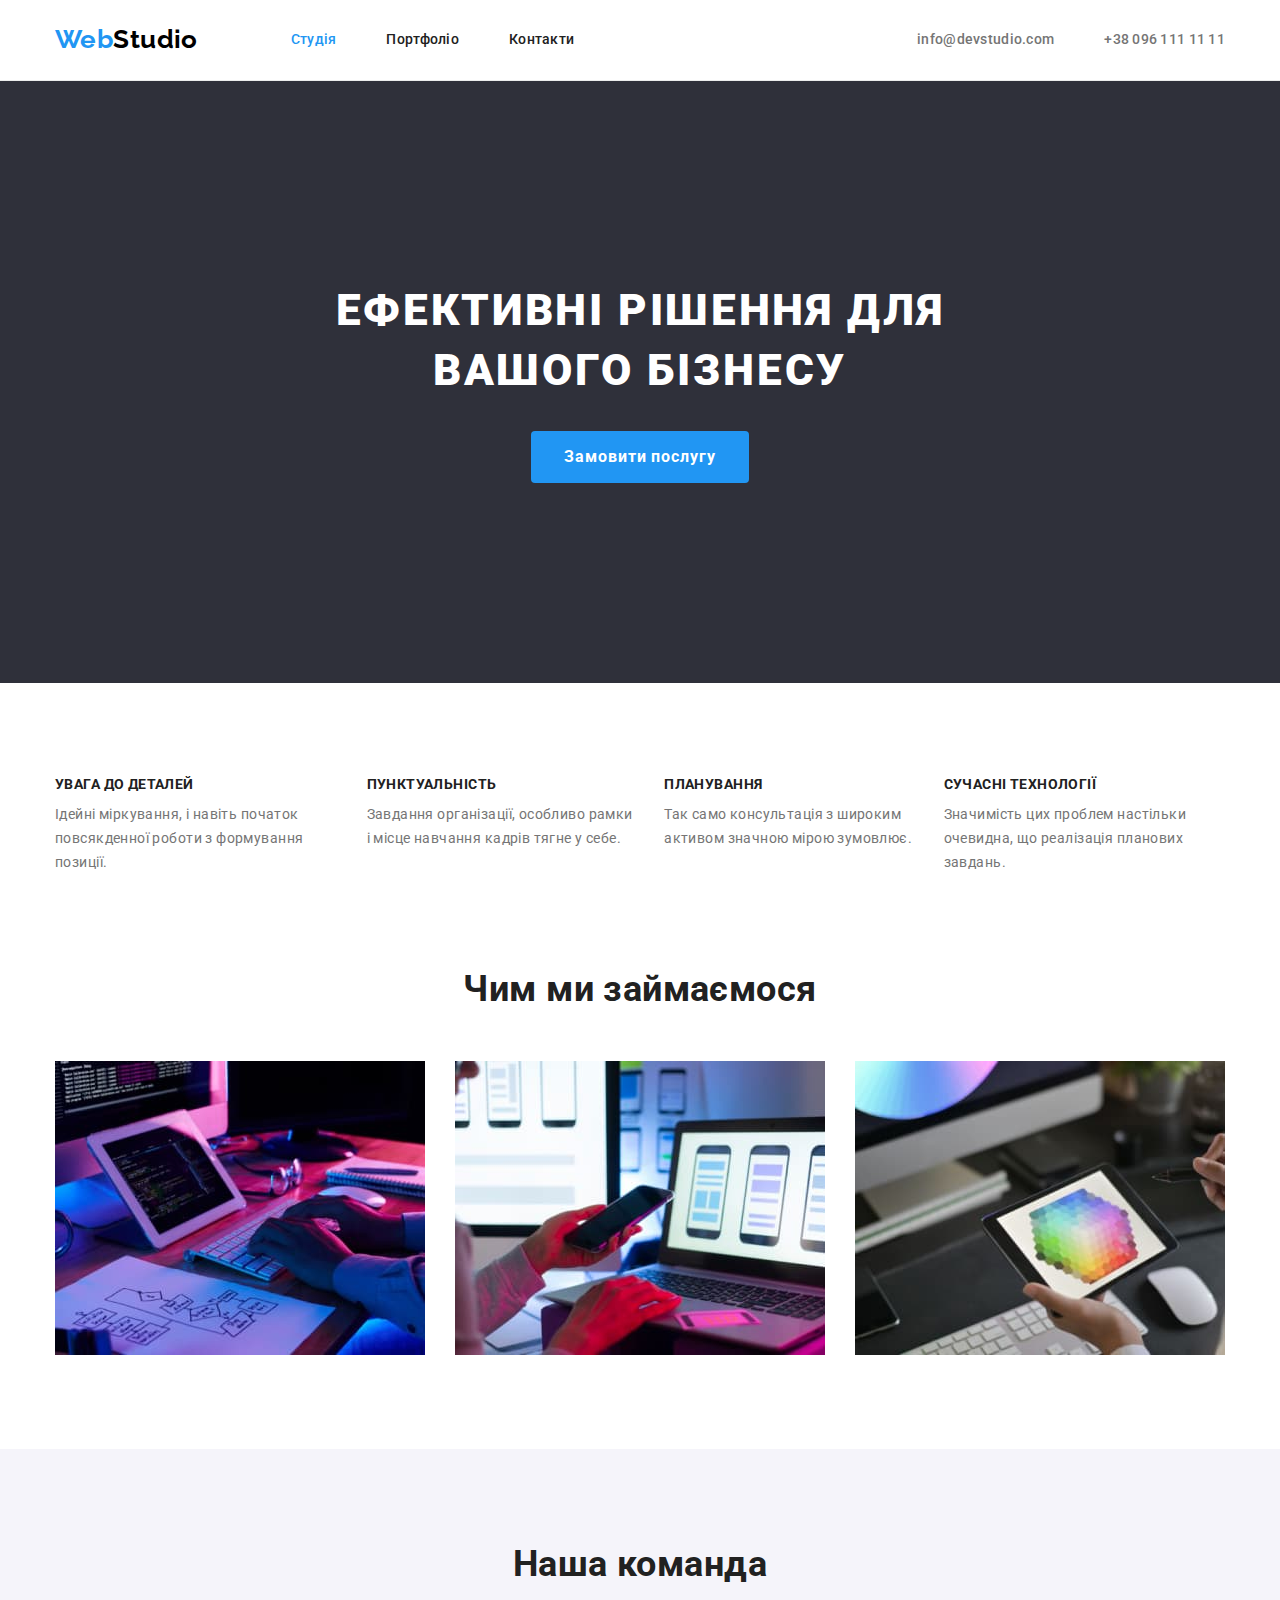
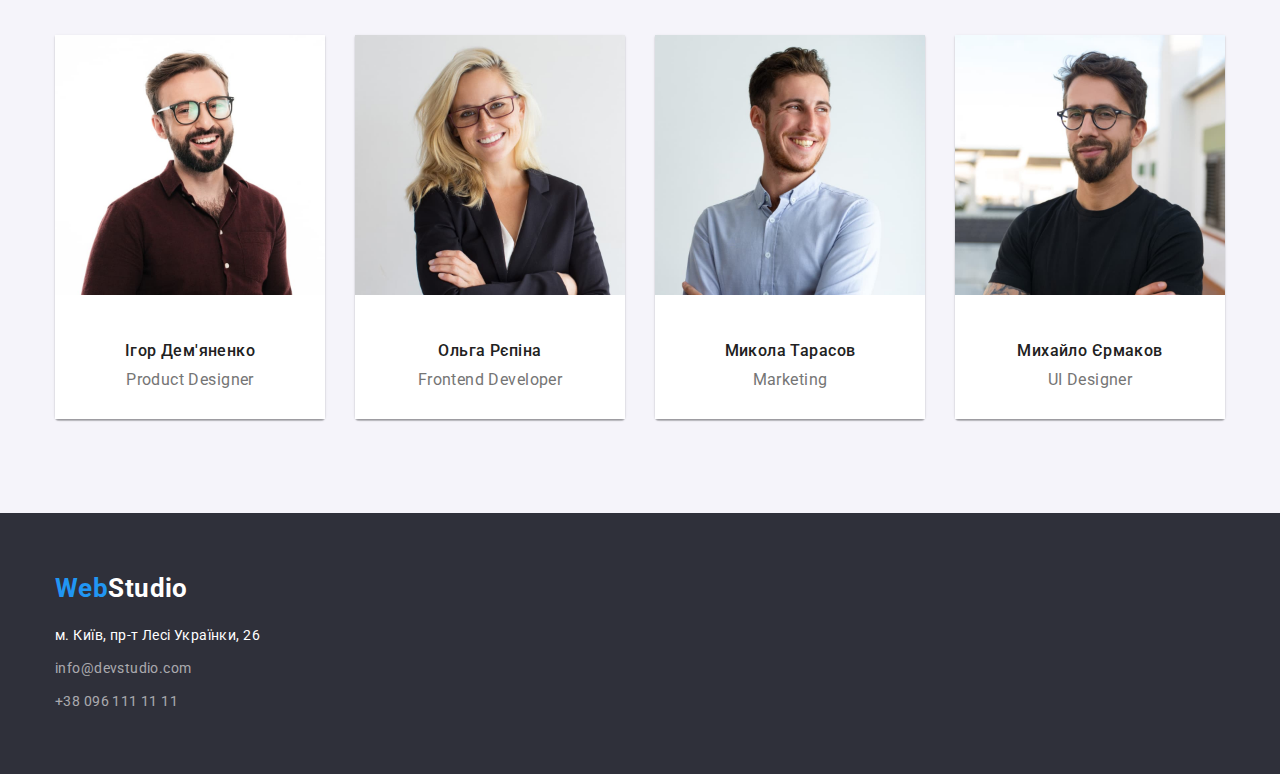
<file: index.html>
<!DOCTYPE html>
<html lang="uk">
<head>
    <meta charset="UTF-8">
    <meta http-equiv="X-UA-Compatible" content="IE=edge">
    <meta name="viewport" content="width=device-width, initial-scale=1.0">
    <title>Студія</title>
    <link rel="preconnect" href="https://fonts.googleapis.com">
<link rel="preconnect" href="https://fonts.gstatic.com" crossorigin>
<link href="https://fonts.googleapis.com/css2?family=Raleway:wght@700&family=Roboto:wght@400;500;700;900&display=swap" rel="stylesheet">
<link rel="stylesheet" href="https://cdnjs.cloudflare.com/ajax/libs/modern-normalize/1.1.0/modern-normalize.min.css ">   
<link rel="stylesheet" href="./css/styles.css">
</head>
<body>
    <!--шапка-->
    <header class="header">
        <div class="container header-container">
        <nav class="main-nav">
        <a href="./index.html" class="logo"><span class="accent">Web</span>Studio</a>
        <ul class="site-nav list">
            <li class="item"><a href="./index.html" class="link current">Студія</a></li>
            <li class="item"><a href="./portfolio.html" class="link">Портфоліо</a></li>
            <li class="item"><a href="" class="link">Контакти</a></li>
        </ul>
    </nav>
        <ul class="auth-nav list">
            <li class="item"><a href="mailto:info@devstudio.com" class="link-mail">info@devstudio.com</a></li>
            <li class="item"><a href="tel:+380961111111" class="link">+38 096 111 11 11</a></li>
        </ul>
    </div>
     </header>
     <main>
     <!--герой-->
        <section class="hero">
            <h1 class="hero-title">ЕФЕКТИВНІ РІШЕННЯ ДЛЯ ВАШОГО БІЗНЕСУ</h1>
            <button type="button" class="button">Замовити послугу</button>
        </section>
     <!--Наші особливості-->
     <section class="section-feature">
        <div class="container">
        <h2 class="visually-hidden">Наші особливості</h2>
        <ul class="feature-list">
          <li class="item">
            <h3 class="title">УВАГА ДО ДЕТАЛЕЙ</h3>
            <p class="feature-list text">Ідейні міркування, і навіть початок повсякденної роботи з формування позиції. </p>
        </li>
        <li class="item">
            <h3 class="title">ПУНКТУАЛЬНІСТЬ</h3>
            <p class="feature-list text">Завдання організації, особливо рамки і місце навчання кадрів тягне у себе.</p>
        </li>
        <li class="item">
            <h3 class="title">ПЛАНУВАННЯ</h3>
            <p class="feature-list text">Так само консультація з широким активом значною мірою зумовлює.</p>
        </li> 
        <li class="item">
            <h3 class="title">СУЧАСНІ ТЕХНОЛОГІЇ</h3>
            <p class="feature-list text">Значимість цих проблем настільки очевидна, що реалізація планових завдань.</p>
        </li> 
        </ul>
    </div>
     </section>
     <!--Чим ми займаємось-->
     <section class="section-work">
        <div class="container">
        <h2 class="section-title">Чим ми займаємося</h2>
        <ul class="work-list">
            <li class="item">
                <img src="./images/img-section-our-work-work-desc.jpg" alt="робочий стіл з комп'ютером">
            </li>
            <li class="item">
                <img src="./images/img-section-our-work-mobile.jpg" alt="мобільний телефон">
            </li>
            <li class="item">
                <img src="./images/img-section-our-work-tablet.jpg" alt="планшет">
            </li>
        </ul>
    </div>
     </section>
     <!--Наша команда-->
     <section class="section-team">
        <div class="container">
        <h2 class="section-title">Наша команда</h2>
        <ul class="team-list"> 
            <li class="items">
                <img src="./images/img-section-our-team-pd.jpg" class="item" width="270" alt="чоловік в окулярах">
                <div class="container-img-team">
                <h3 class="title">Ігор Дем'яненко</h3>
                <p class="team-list text">Product Designer</p>
                </div>
            </li>
            <li class="items">
                <img src="./images/img-section-our-team-fd.jpg" class="item" width="270" alt="жінка">
                <div class="container-img-team">
                <h3 class="title">Ольга Рєпіна</h3>
                <p class="team-list text">Frontend Developer</p>
            </div>
            </li>
            <li class="items">
                <img src="./images/img-section-our-team-m.jpg" class="item" width="270" alt="чоловік">
                <div class="container-img-team">
                <h3 class="title">Микола Тарасов</h3>
                <p class="team-list text">Marketing</p>
            </div>
            </li>
            <li class="items">
                <img src="./images/img-section-our-team-uid.jpg" class="item" width="270" alt="чоловік">
                <div class="container-img-team">
                <h3 class="title">Михайло Єрмаков</h3>
                <p class="team-list text">UI Designer</p>
            </div>
            </li>
        </ul>
    </div>
     </section>
    </main>
    <footer class="footer">
        <div class="container">
        <a href="./index.html" class="logo-footer"><span class="accent">Web</span>Studio</a>
        <address>
            <ul class="address-nav list">
                <li><a href="https://goo.gl/maps/8p7UmijSQz6goDwR9" class="link-map" target="_blank" rel="noreferrer noopener">м. Київ, пр-т Лесі Українки, 26</a></li>
                <li><a href="mailto:info@devstudio.com" class="link">info@devstudio.com</a></li>
                <li><a href="tel:+380961111111" class="link">+38 096 111 11 11</a></li>
            </ul>
        </address>
    </div>
    </footer>
</body>
</html>
</file>
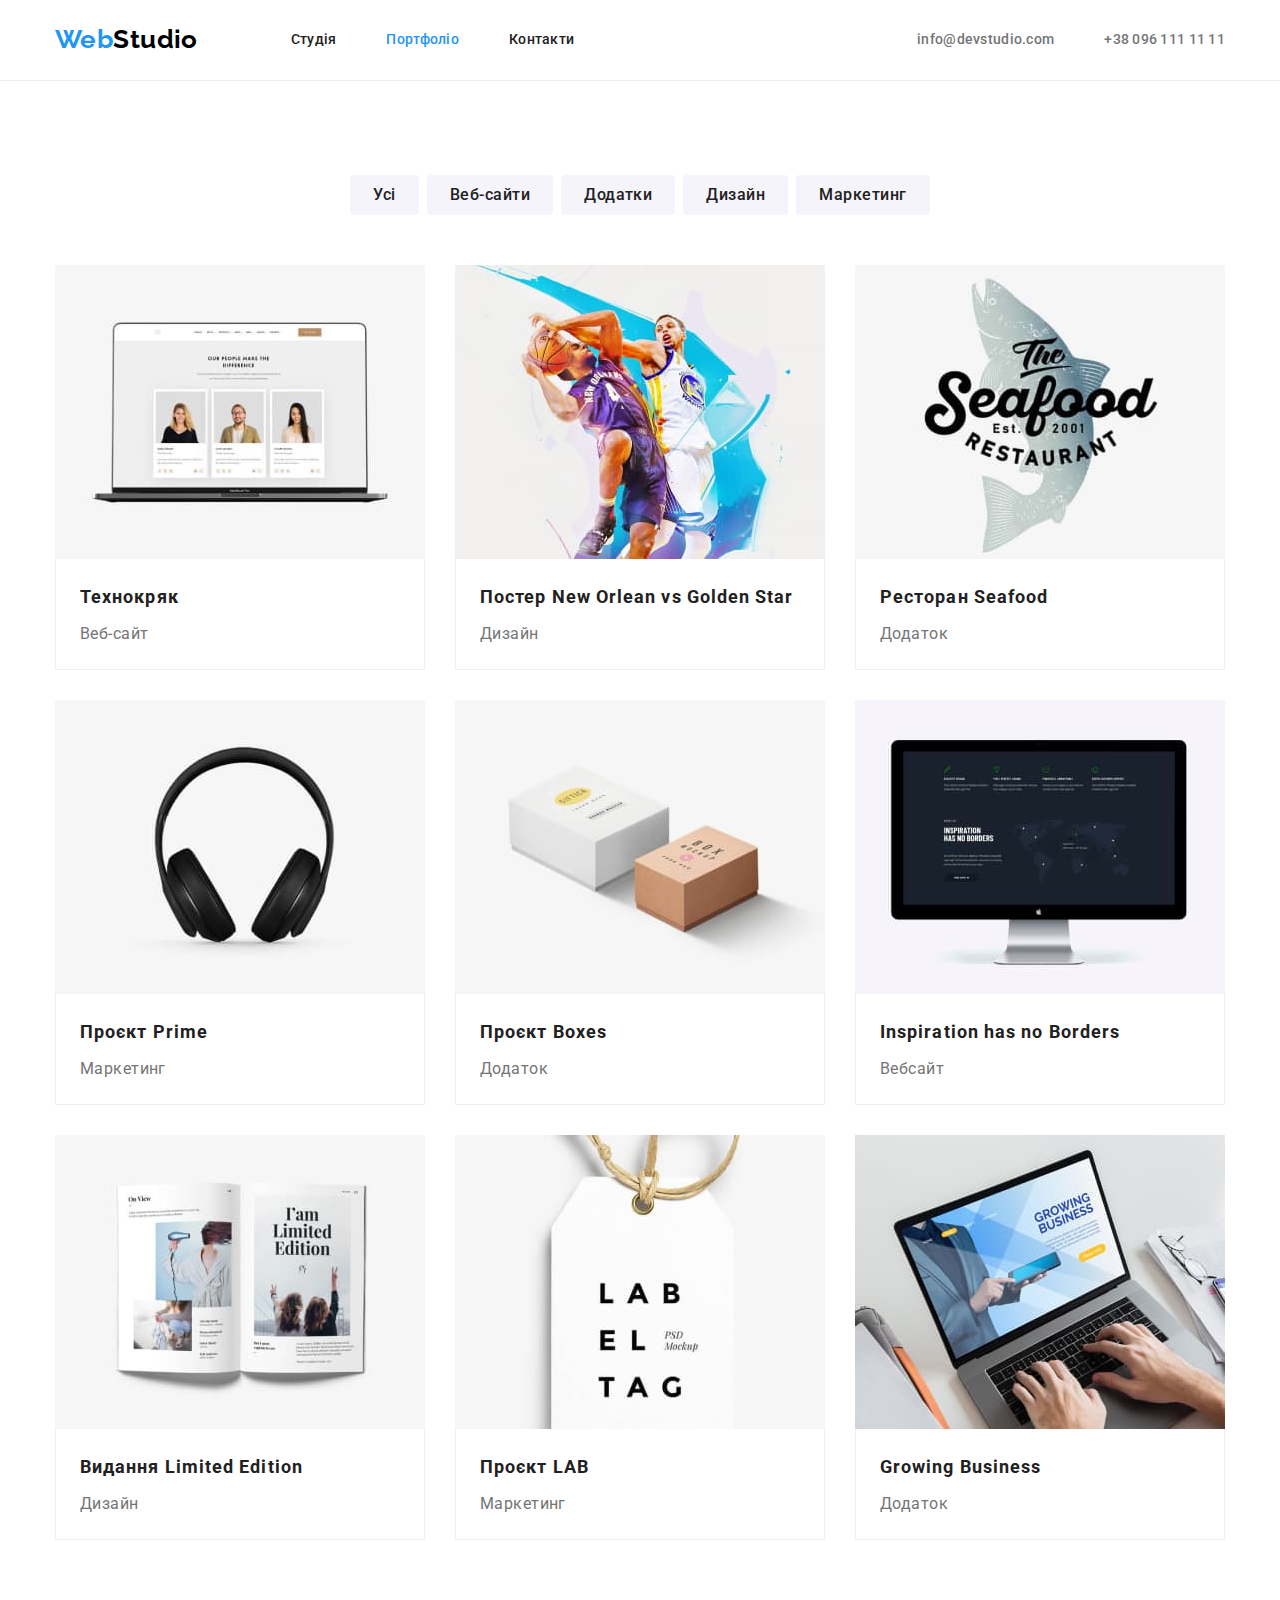
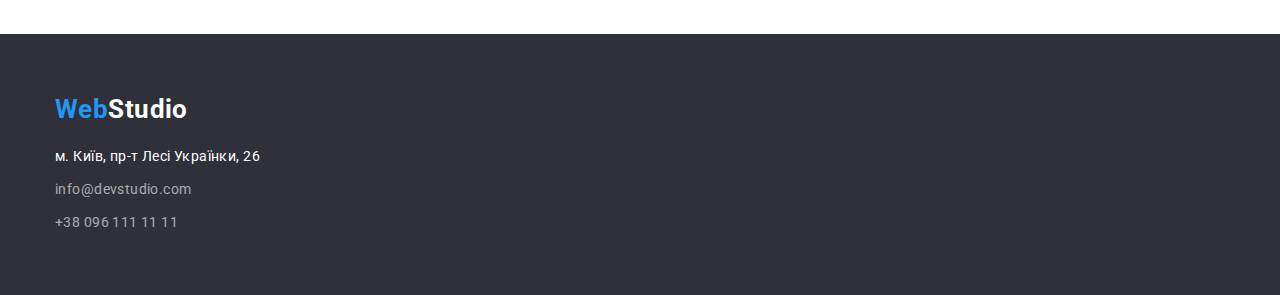
<file: portfolio.html>
<!DOCTYPE html>
<html lang="uk">
<head>
    <meta charset="UTF-8">
    <meta http-equiv="X-UA-Compatible" content="IE=edge">
    <meta name="viewport" content="width=device-width, initial-scale=1.0">
    <title>Студія</title>
    <link rel="preconnect" href="https://fonts.googleapis.com">
<link rel="preconnect" href="https://fonts.gstatic.com" crossorigin>
<link href="https://fonts.googleapis.com/css2?family=Raleway:wght@700&family=Roboto:wght@400;500;700;900&display=swap" rel="stylesheet">
 <link rel="stylesheet" href="https://cdnjs.cloudflare.com/ajax/libs/modern-normalize/1.1.0/modern-normalize.min.css ">   
<link rel="stylesheet" href="./css/styles.css">
</head>
<body>
    <!--шапка-->
    <header class="header">
        <div class="container header-container">
        <nav class="main-nav" >
        <a href="./index.html" class="logo"><span class="accent">Web</span>Studio</a>
        <ul class="site-nav list">
            <li class="item"><a href="./index.html" class="link">Студія</a></li>
            <li class="item"><a href="./portfolio.html" class="link current">Портфоліо</a></li>
            <li class="item"><a href="" class="link">Контакти</a></li>
        </ul>
    </nav>
        <ul class="auth-nav list">
            <li class="item"><a href="mailto:info@devstudio.com" class="link-mail">info@devstudio.com</a></li>
            <li class="item"><a href="tel:+380961111111" class="link">+38 096 111 11 11</a></li>
        </ul>
    </div>
     </header>
     <main>
        <section class="portfolio">
            <div class="container">
          <h1 class="visually-hidden">наші проекти</h1>
          <ul class="portfolio-btn">
           <li class="item"><button type="button" class="buttons">Усі</button></li>
            <li class="item"><button type="button" class="buttons">Веб-сайти</button></li>
            <li class="item"><button type="button" class="buttons">Додатки</button></li>
            <li class="item"><button type="button" class="buttons">Дизайн</button></li>
            <li class="item"><button type="button" class="buttons">Маркетинг</button></li>
        </ul>
        <!-- наші роботи-->
            <ul class="portfolio-list">
                <li class="items">
                    <img src="./images/технокряк.jpg" class="item" width="370" alt="Ноутбук">
                    <div class="container-img">
                        <h2 class="portfolio-list-title">Технокряк</h2>
                        <p class="text">Веб-сайт</p>
                    </div>
                </li>
                <li class="items">
                    <img src="./images/Orleans.jpg" class="item" width="370" alt="чоловіки грають в баскетбол">
                    <div class="container-img" >
                        <h2 class="portfolio-list-title">Постер New Orlean vs Golden Star</h2>
                    <p class="text">Дизайн</p>
                    </div>
                </li>
                <li class="items">
                    <img src="./images/seafood.jpg" class="item" width="370" alt="логотип ресторану">
                    <div class="container-img">
                        <h2 class="portfolio-list-title">Ресторан Seafood</h2>
                        <p class="text">Додаток</p>
                    </div>
                </li>
                <li class="items">
                    <img src="./images/headphon.jpg" class="item" width="370" alt="навушники">
                    <div class="container-img">
                        <h2 class="portfolio-list-title">Проєкт Prime</h2>
                        <p class="text">Маркетинг</p>
                    </div>
                </li>
                <li class="items">
                    <img src="./images/box.jpg" class="item" width="370" alt="дві коробки">
                    <div class="container-img">
                        <h2 class="portfolio-list-title">Проєкт Boxes</h2>
                        <p class="text">Додаток</p>
                    </div>
                </li>
                <li class="items">
                    <img src="./images/comp.jpg" class="item" width="370" alt="монітор">
                    <div class="container-img">
                        <h2 class="portfolio-list-title">Inspiration has no Borders</h2>
                        <p class="text" >Вебсайт</p>
                    </div>
                </li>
                <li class="items">
                    <img src="./images/book.jpg" class="item" width="370" alt="книга">
                    <div class="container-img">
                        <h2 class="portfolio-list-title">Видання Limited Edition</h2>
                        <p class="text">Дизайн</p>
                    </div>
                </li>
                <li class="items">
                    <img src="./images/label.jpg" class="item" width="370" alt="логотип">
                    <div class="container-img">
                        <h2 class="portfolio-list-title">Проєкт LAB</h2>
                        <p class="text">Маркетинг</p>
                    </div>
                </li>
                <li class="items">
                    <img src="./images/laptop.jpg" class="item" width="370" alt="людина працює з ноутбуком">
                    <div class="container-img">
                        <h2 class="portfolio-list-title">Growing Business</h2>
                        <p class="text">Додаток</p>
                    </div>
                </li>
            </ul>
        </div> 
        </section>
     </main>
    <footer class="footer">
        <div class="container">
        <a href="./index.html" class="logo-footer"><span class="accent">Web</span>Studio</a>
        <address>
            <ul class="address-nav list">
                <li><a href="https://goo.gl/maps/8p7UmijSQz6goDwR9" class="link-map" target="_blank" rel="noreferrer noopener">м. Київ, пр-т Лесі Українки, 26</a></li>
                <li><a href="mailto:info@devstudio.com" class="link">info@devstudio.com</a></li>
                <li><a href="tel:+380961111111" class="link">+38 096 111 11 11</a></li>
            </ul>
        </address>
    </div>
    </footer>
</body>
</html>
</file>
<file: css/styles.css>
/* колір основного тексту #757575;*/
/* вторинний колір тексту #212121;*/
/* заголовок #FFFFFF;*/
/* колір акценту #2196F3;*/
/*основний колір фону #F5F5F5;*/
/* вторинний колір фону #F5F4FA;*/
/* колір посилання в футері mail tel  rgba(255, 255, 255, 0.6) */
/* колір кнопки при ховері #188CE8 */
/* колір бордера портфоліо картка #EEEEEE */

:root {
    --primary-text-color:#757575;
    --title-text-color:#212121;
    --accent-color:#2196F3;
    --head-title-color:#FFFFFF;
    --primary-bg-color:#FFFFFF;
    --secondary-bg-color:#F5F4FA;
    --hero-bg-color:#2F303A;
    --primary-logo-color:#000000;
    --secondary-link-color: rgba(255, 255, 255, 0.6);
    --button-bgc-hover-color: #188CE8;
    --bottom-border-card-color: #EEEEEE;
    --border-header-color: #ececec;
}
body {
color: var(--primary-text-color);
background-color: var(--primary-bg-color);
font-family: "Roboto", "Sans-serif";
font-size: 14px;
letter-spacing: 0.03em;
line-height: 1.71;
}

.section-team, .section-work, .section-feature, .hero, .portfolio {
padding-top: 94px;
padding-bottom: 94px;
}

.container {
margin-left: auto;
margin-right: auto;
width: 1200px;
padding-left: 15px;
padding-right: 15px;
/* outline: 2px solid tomato; */
}

.list, .feature-list, .work-list, .team-list, 
.portfolio-btn, .portfolio-list  {
list-style: none;
padding: 0;
margin: 0;
}

.accent {
color:var(--accent-color);
}
.logo {
text-decoration: none;
color:var(--primary-logo-color);
font-family: "Raleway", "sans-serif";
font-weight: 700;
font-size: 26px;
line-height: 1.2;
}
.logo-footer {
text-decoration: none;
color: var(--head-title-color);
font-weight: 700;
font-size: 26px;
line-height: 1.2;
}
    
.logo:hover {
color:var(--accent-color);
}

/* HEADER*/
.header {
display: flex;
border-bottom: 1px solid var(--border-header-color);
}
.container.header-container{
display: flex;
}
/* Main NAV */
.main-nav {
display: flex;
align-items: center;
}
/* site-nav*/
.site-nav {
display: flex;
margin-left: 93px;
}
/* .site-nav .item:not(:last-child) {
    margin-right: 50px;
} */
.site-nav .item + .item {
margin-left: 50px;
}
.site-nav .link {
display: block;
padding-top: 32px; 
padding-bottom: 32px;   

text-decoration: none;
color:var(--title-text-color);
font-weight: 500;
font-size: 14px;
line-height: 1.14;
letter-spacing: 0.02em;
}
.site-nav .link:hover, 
.site-nav .link:focus {
color:var(--accent-color);
}
.site-nav .link.current {
color: var(--accent-color);
}
/* auth-nav */
.auth-nav {
display: flex; 
align-items: center; 
margin-left: auto; 
}
.auth-nav .item + .item {
margin-left: 50px;    
}

.auth-nav .link,
.auth-nav .link-mail {
text-decoration: none;
color: var(--primary-text-color);
font-weight: 500;
font-size: 14px;
line-height: 1.14;
letter-spacing: 0.02em;
}
.auth-nav .link-mail:hover,
.auth-nav .link-mail:focus {
color: var(--accent-color);
}
.auth-nav .link:hover, .auth-nav .link:focus {
color: var(--accent-color);
}  

/* HERO */
.hero {
padding-top: 200px;
padding-bottom: 200px;
background-color: var(--hero-bg-color);
text-align: center;
}
.hero-title {
 margin-left: auto;
 margin-right: auto;
width: 696px;
margin-top: 0;
margin-bottom: 30px;
/* outline: 2px solid tomato; */

color:var(--head-title-color) ;
font-weight: 900;
font-size: 44px;
line-height: 1.36;
text-transform: uppercase;
letter-spacing: 0.06em;
}

/* hero button*/
.button {
min-width: 216px;
border-radius: 4px;
padding: 10px 32px;
border: 1px solid transparent;

color:var(--head-title-color);
background-color: var(--accent-color);
font-family: inherit;
font-weight: 700;
font-size: 16px;
line-height: 1.88;
letter-spacing: 0.06em;
cursor: pointer;

}
.button:hover,
.button:focus {
background-color: var(--button-bgc-hover-color);
box-shadow: 0px 4px 4px rgba(0, 0, 0, 0.15);
}

/* section */
/* НАШІ ОСОБЛИВОСТІ */
/* hidden */
.section-feature {
display: flex;
}
.visually-hidden {
position: absolute;
width: 1px;
height: 1px;
margin: -1px;
border: 0;
padding: 0;
white-space: nowrap;
clip-path: inset(100%);
clip: rect(0 0 0 0);
overflow: hidden;
}

.feature-list {
display: flex;
align-items: flex-start;
} 

.feature-list .item + .item {
    margin-left: 30px;
}

.feature-list .title {
margin-top: 0;
margin-bottom: 10px;
color:var(--title-text-color) ;
font-weight: 700;
font-size: 14px;
line-height: 1.14;
text-transform: uppercase;
}

.feature-list .text {
margin-top: 0;
margin-bottom: 0;
color: var(--primary-text-color);
font-size: 14px;
line-height: 1.71;
}

/* ЧИМ МИ ЗАЙМАЄМОСЬ */
.section-work{
padding-top: 0;
display: flex;
}
.work-list{
display: flex;
}
.work-list .item + .item {
margin-left: 30px;
}
.work-list img{
    display: block;
    width: 100%;
    height: auto;
}
    

/* НАША КОМАНДА */
.section-team {
background-color: var(--secondary-bg-color);
}
.team-list{
display: flex;
align-items: center;
    /* background-color: teal; */
}
.team-list .items{
width: 270px;
margin-right: 30px;
margin-bottom: 30px;
box-shadow: 0px 1px 3px rgba(0, 0, 0, 0.12), 0px 1px 1px rgba(0, 0, 0, 0.14), 0px 2px 1px rgba(0, 0, 0, 0.2);
border-radius: 0px 0px 4px 4px;
}
.team-list .items:nth-child(4n){
margin-right: 0;
}

.team-list .items:nth-last-child(-n+4){
margin-bottom: 0;
}
.team-list .items .item{
    display: block;
}
.container-img-team {
padding: 30px 0;
text-align: center;
background-color: var(--primary-bg-color);
}
.section-title {
margin-top: 0;
margin-bottom: 50px;
color:var(--title-text-color) ;
font-weight: 700;
font-size: 36px;
line-height: 1.17;
text-align: center;
}

.team-list .title {
margin-bottom: 10px;
color: var(--title-text-color);
font-weight: 500;
font-size: 16px;
line-height: 1.19;
}

.team-list .text {
display: block;
text-align: center;
margin-top: 0;
color: var(--primary-text-color);
font-size: 16px;
line-height: 1.19;
}
/* footer */
.footer {
padding-top: 60px;
padding-bottom: 60px;
background-color: var(--hero-bg-color);
}
.logo-footer{
display: inline-block;
margin-bottom: 20px;
}

.address-nav.list li{
    margin-bottom: 9px;
}
.address-nav.list li:nth-last-child(1){
    margin-bottom: 0;
}



.address-nav .link-map {
margin-bottom: 9px;
text-decoration: none;
color:var(--primary-bg-color);
font-style: normal;
font-size: 14px;
line-height: 1.71;
}
.address-nav .link {
margin-bottom: 9px;
text-decoration: none;
color:var(--secondary-link-color);
font-style: normal;
font-size: 14px;
line-height: 1.71;
}
.address-nav .link:hover, 
.address-nav .link:focus{
    color: var(--accent-color);
}
/* ПОРТФОЛІО */
.portfolio-btn, .portfolio-list {
list-style: none;
}
.portfolio-btn {
display: flex;
justify-content: center;
margin-bottom: 50px;
}
.portfolio-btn .item + .item {
margin-left: 8px;    
}
/* кнопки */
.portfolio-btn .buttons {
border-radius: 4px;
padding: 6px 22px;
border: 1px solid transparent;
color:var(--title-text-color);
background-color: var(--secondary-bg-color);
font-family: inherit;
font-weight: 500;
font-size: 16px;
line-height: 1.63;
letter-spacing: 0.03em;
text-align: center;
}
.portfolio-btn .buttons:hover,
.portfolio-btn .buttons:focus {
background-color:var(--accent-color);
color:var(--head-title-color);
box-shadow: 0px 3px 1px rgba(0, 0, 0, 0.1), 0px 1px 2px rgba(0, 0, 0, 0.08), 0px 2px 2px rgba(0, 0, 0, 0.12);
}
.portfolio-btn .buttons {
    cursor: pointer;
}
/* наші роботи */
.portfolio-list{
display: flex;
flex-wrap: wrap;
    /* background-color: teal; */
}
.portfolio-list .items{
max-width: 370px;
margin-right: 30px;
margin-bottom: 30px;
}
.portfolio-list .items:nth-child(3n){
margin-right: 0;
}

.portfolio-list .items:nth-last-child(-n+3){
margin-bottom: 0;
}
.portfolio-list .items .item{
display: block;
}
.container-img {
padding-left: 24px;
padding-right: 24px;
padding-top: 20px;
padding-bottom: 20px;
width: 370px;
border-bottom: 1px solid var(--bottom-border-card-color);
border-right: 1px solid var(--bottom-border-card-color);
border-left: 1px solid var(--bottom-border-card-color);
    /* outline: 2px solid tomato; */
   
}
.portfolio-list-title {
margin-top: 0;
margin-bottom: 4px;
color: var(--title-text-color);
font-weight: 700;
font-size: 18px;
line-height: 2;
letter-spacing: 0.06em;
}
.portfolio-list .text {
margin-top: 0;
margin-bottom: 0;
color: var(--primary-text-color);
font-size: 16px;
line-height: 1.88;
}
</file>
